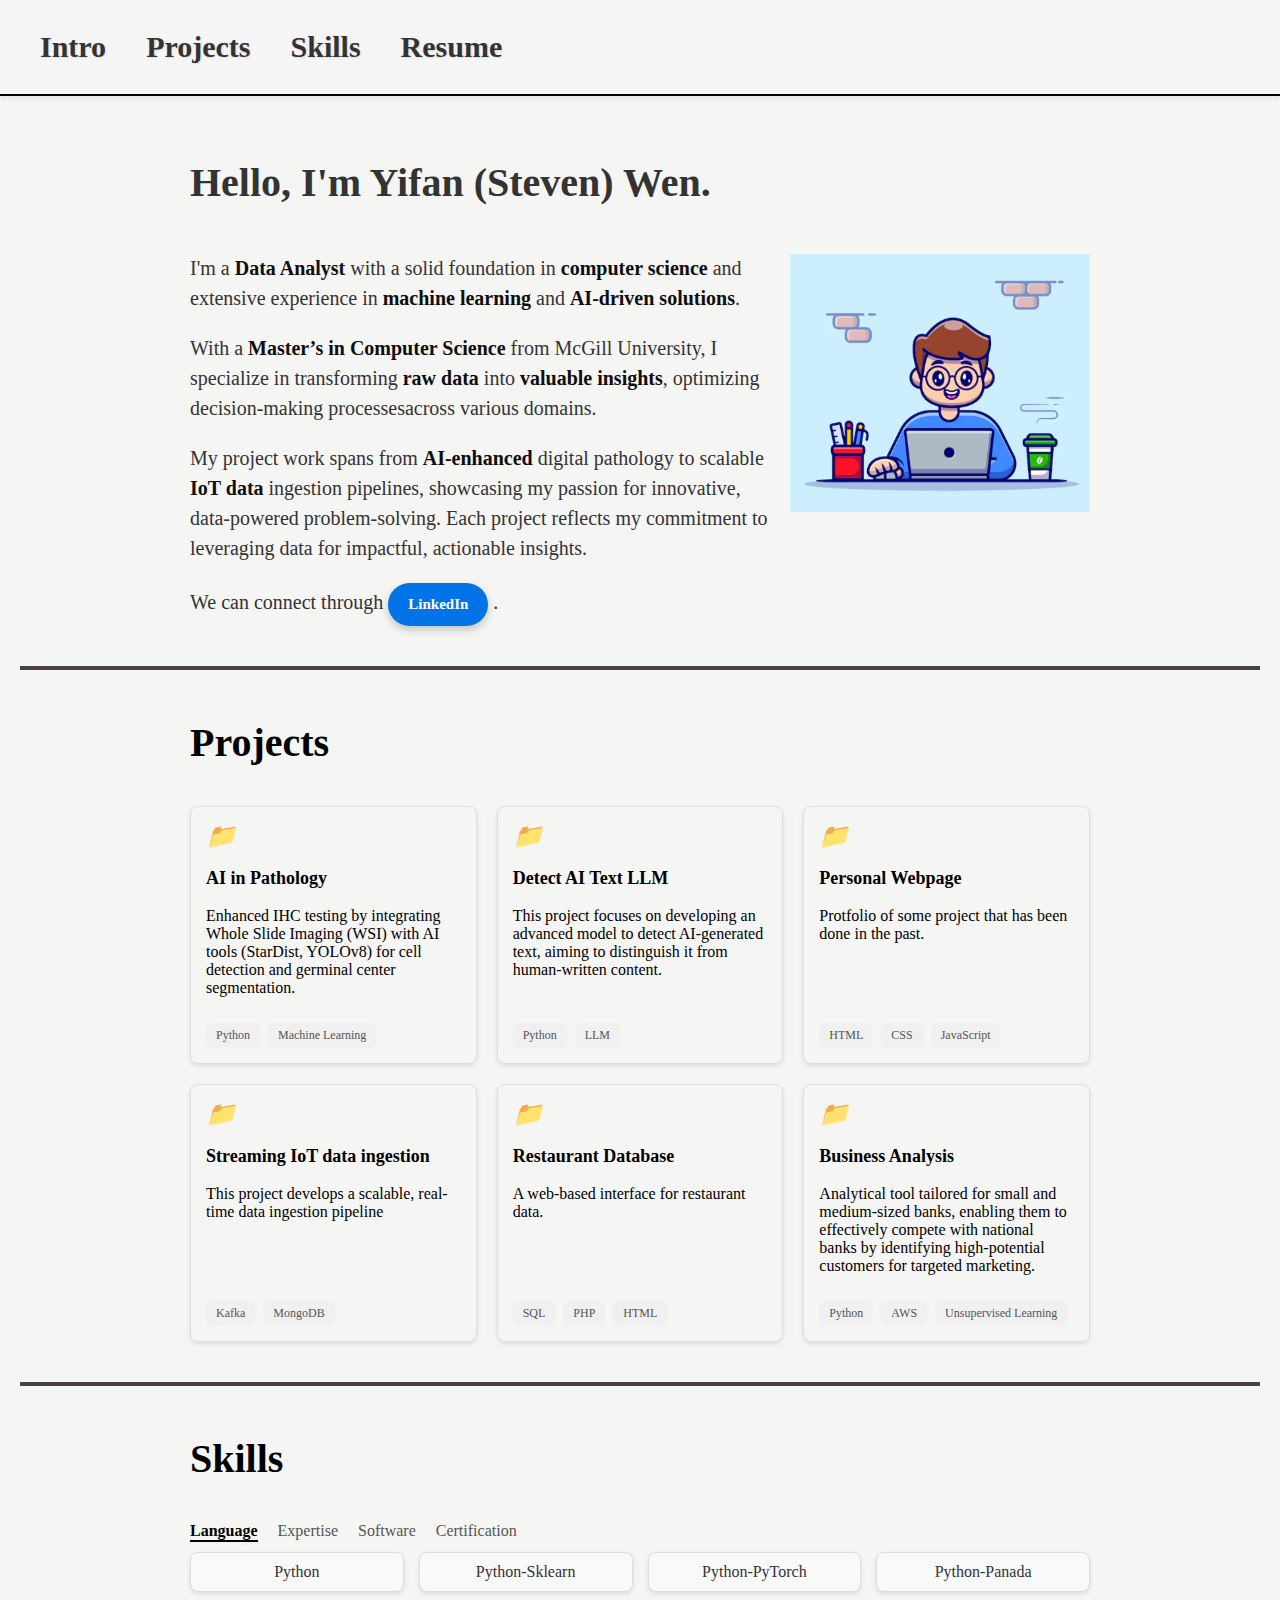
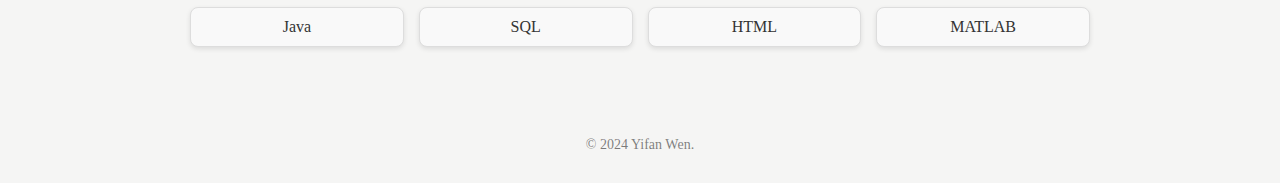
<file: index.html>
<!DOCTYPE html>
<html lang="en">
<head>
  <meta charset="UTF-8">
  <meta name="viewport" content="width=device-width, initial-scale=1.0">
  <title>Steven Wen</title>
  <link rel="stylesheet" href="style.css">
</head>

<body>
  <!-- Header Section -->
  <header class="header">
    <nav class="nav-menu">
      <ul class="menu">
        <li><a href="#intro">Intro</a></li>
        <li><a href="#projects">Projects</a></li>
        <li><a href="#skills">Skills</a></li>
        <li><a href="Project/Yifan_Wen.pdf" target="_blank">Resume</a></li>
      </ul>
    </nav>
  </header>


  <!-- Intro Section -->
  <section id="intro" class="intro">   
     <div class="intro_text">
      <h2>Hello, I'm Yifan (Steven) Wen.</h2>
      <p>
        I'm a <span class="highlight">Data Analyst</span> with a solid foundation in <span class="highlight">computer science</span> and extensive experience in <span class="highlight">machine learning</span> and <span class="highlight">AI-driven solutions</span>.  
      </p>
      <p>
        With a <span class="highlight">Master’s in Computer Science</span> from McGill University,  
        I specialize in transforming <span class="highlight">raw data</span> into <span class="highlight">valuable insights</span>, optimizing decision-making processesacross various domains.
      </p>
      <p> 
        My project work spans from <span class="highlight">AI-enhanced</span> digital pathology to scalable <span class="highlight">IoT data </span>ingestion pipelines, showcasing my passion for innovative, data-powered problem-solving. Each project reflects my commitment to leveraging data for impactful, actionable insights.
      </p>
      <p>We can connect through  
        <a href="https://www.linkedin.com/in/yifan-wen-94090a169/" target="_blank" class="chat-button">
        LinkedIn
        </a>
        .
      </p>      
    </div>
    <img src="PIC/testpic.png" alt="Person with laptop" class="person_pic"> 
  </section>

  
  <div class="divider-wrapper">
    <div class="divider"></div>
  </div>
  

  <!-- Project Section -->
  <section id="projects" class="projects">
    <h2>Projects</h2>
    <div class="project-container">
      <!-- Project Cards -->
      <div class="project-card" onclick="openPopup('popup1')">
        <i class="project-icon">📁</i>
        <h3>AI in Pathology</h3>
        <p>Enhanced IHC testing by integrating Whole Slide Imaging (WSI) with AI tools (StarDist, YOLOv8) for cell detection and germinal center segmentation.</p>
        <div class="project-tags">
            <span class="project-tag">Python</span>
            <span class="project-tag">Machine Learning</span>
        </div>
        
      </div>

      <div class="project-card" onclick="openPopup('popup2')">
        <i class="project-icon">📁</i>
        <h3>Detect AI Text LLM</h3>
        <p>This project focuses on developing an advanced model to detect AI-generated text, aiming to distinguish it from human-written content.</p>
        <div class="project-tags">
            <span class="project-tag">Python</span>
            <span class="project-tag">LLM</span>
        </div>
        
      </div>

      <div class="project-card" onclick="openPopup('popup3')">
        <i class="project-icon">📁</i>
        <h3>Personal Webpage</h3>
        <p>Protfolio of some project that has been done in the past.</p>
        <div class="project-tags">
            <span class="project-tag">HTML</span>
            <span class="project-tag">CSS</span>
            <span class="project-tag">JavaScript</span>
        </div>
      </div>

      <div class="project-card" onclick="openPopup('popup4')">
        <i class="project-icon">📁</i>
        <h3>Streaming IoT data ingestion</h3>
        <p>This project develops a scalable, real-time data ingestion pipeline </p>
        <div class="project-tags">
            <span class="project-tag">Kafka</span>
            <span class="project-tag">MongoDB</span>
        </div>
      </div>


      <div class="project-card" onclick="openPopup('popup5')">
        <i class="project-icon">📁</i>
        <h3>Restaurant Database</h3>
        <p>A web-based interface for restaurant data.</p>
        <div class="project-tags">
            <span class="project-tag">SQL</span>
            <span class="project-tag">PHP</span>
            <span class="project-tag">HTML</span>
        </div>
      </div>

      <div class="project-card" onclick="openPopup('popup6')">
        <i class="project-icon">📁</i>
        <h3>Business Analysis</h3>
        <p>Analytical tool tailored for small and medium-sized banks, enabling them to effectively compete with national banks by identifying high-potential customers for targeted marketing.</p>
        <div class="project-tags">
            <span class="project-tag">Python</span>
            <span class="project-tag">AWS</span>
            <span class="project-tag">Unsupervised Learning</span>
        </div>
      </div>
      
    </div>

    <!-- Popup Modals -->
    <div id="popup1" class="popup-modal">
      <div class="popup-content">
        <span class="close" onclick="closePopup('popup1')">&times;</span>
        <h3>AI in Pathology</h3>
        <img src="PIC/IHC_img.png" alt="Pathology" class="pro_pic">
        <p>Results showed significant improvements in reproducibility and reliability, setting new benchmarks for IHC quality. 
          Future work will expand these AI models for broader IHC markers and validation across institutions. </p>
          <p>For more <a href="https://docs.google.com/document/d/1x2lm20ZjMMtAb--pVggpJhscvjDhRAloaSd2iszGDXI/edit?usp=sharing" target="_blank">info</a>.</p>
      </div>
    </div>

    <div id="popup2" class="popup-modal">
      <div class="popup-content">
        <span class="close" onclick="closePopup('popup2')">&times;</span>
        <h3>Detect AI Text LLM</h3>
        <p>By building upon SeqXGPT, the model integrates RoBERTa and additional layers for enhanced feature extraction and contextual analysis. This approach achieved a high detection accuracy of 99.1%,</p>
        <p>More detail on this project: 
            <a href="Project/Detect-AI-Generated-Text-with-LLM.pdf" target="_blank">
                Report
            </a>
            and Git
            <a href="https://github.com/Stevenn2333/Detect-AI-Generated-Text-with-LLM" target="_blank">
                <img src="PIC/Git.png" alt="Github" class="inline-image">
            </a>
        </p>
      </div>
    </div>

    <div id="popup3" class="popup-modal">
        <div class="popup-content">
          <span class="close" onclick="closePopup('popup3')">&times;</span>
          <h3>You’re Already Here!</h3>
          <img src="PIC/Per_Webpage.png" alt="Pathology" class="pro_pic">
          <p>Explore, click around, and get a feel for my works!</p>
          <p>Source code: 
            <a href="https://github.com/Stevenn2333/PersonalWeb" target="_blank">
            <img src="PIC/Git.png" alt="Github" class="inline-image">
        </a></p>
        </div>
    </div>

    <div id="popup4" class="popup-modal">
        <div class="popup-content">
          <span class="close" onclick="closePopup('popup4')">&times;</span>
          <h3>Big data pipeline</h3>
          <img src="PIC/datapipeline.png" alt="Data_p" class="pro_pic">
            <p> Employed Apache NiFi and Apache Kafka to devise a data ingestion pipeline, transferring data
            from its origin to a designated output destination like a database or
            data lake, and a data management system using lakeFS.
            </p>
            <p>More detail on this project: 
                <a href="Project/Real-Time Ingestion of Big Data and Machine Learning.pdf" target="_blank">
                    Report
                </a>
                and 
                <a href="Project/QSC-Research-Poster.pdf" target="_blank">
                    Poster
                </a>
            </p>
        </div>
      </div>

    <div id="popup5" class="popup-modal">
      <div class="popup-content">
        <span class="close" onclick="closePopup('popup5')">&times;</span>
        <h3>Restaurant Data</h3>
        <img src="PIC/Res_Data.png" alt="Restaurant" class="pro_pic">
        <p>A full functional web-based project let user add order and other interactions with the database.</p>
        <p>Source code: 
          <a href="https://github.com/Stevenn2333/Restaurant-Database-Web?tab=readme-ov-file" target="_blank">
            <img src="PIC/Git.png" alt="Github" class="inline-image">
          </a>
        </p>
      </div>
    </div>

    <div id="popup6" class="popup-modal">
      <div class="popup-content">
        <span class="close" onclick="closePopup('popup6')">&times;</span>
        <h3>Kawartha Credit Union</h3>
        <img src="PIC/Bank.png" alt="bank" class="pro_pic">
        <p>To help small and medium-sized banks overcome budget constraints in marketing, the Marketing Success Identifier leverages K-means clustering for customer segmentation. By applying K-means clustering to customer data, this tool groups individuals with similar characteristics, highlighting segments with a high likelihood of subscribing to term deposits. </p>
        <p>Project Overview: 
          <a href="https://github.com/Stevenn2333/Kawartha-Credit-Union-Market-Unsupervised/blob/main/K%20Means%20Clustering%20-%20Assignment%20Group9%20-%20ModelMavens.ipynb" target="_blank">
            <img src="PIC/Git.png" alt="Github" class="inline-image">
          </a>
        </p>
      </div>
    </div>
    
    </div>

  </section>


  <div class="divider-wrapper">
    <div class="divider"></div>
  </div>

  <!-- Skills Section -->
  <section id='skills' class="skills">
    <h2>Skills</h2>
    <div class="skills-categories">
      <span class="category active" data-category="language">Language</span>
      <span class="category" data-category="expertise">Expertise</span>
      <span class="category" data-category="software">Software</span>
      <span class="category" data-category="certification">Certification</span>
    </div>

    <div class="skills-grid">
      <!-- Skill Boxes -->
      <div class="skill-box" data-category="certification" style="display: none;">
        AWS Cloud Practitioner
      </div>
      <div class="skill-box" data-category="software" style="display: none;">
        GitHub
      </div>
      <div class="skill-box" data-category="software" style="display: none;">
        VS Code
      </div>
      <div class="skill-box" data-category="software" style="display: none;">
        Linux
      </div>
      <div class="skill-box" data-category="software" style="display: none;">
        MATLAB
      </div>
      <div class="skill-box" data-category="software" style="display: none;">
        AWS
      </div>
      <div class="skill-box" data-category="language">
        Python
      </div>
      <div class="skill-box" data-category="language">
        Python-Sklearn
      </div>
      <div class="skill-box" data-category="language">
        Python-PyTorch
      </div>
      <div class="skill-box" data-category="language">
        Python-Panada
      </div>
      <div class="skill-box" data-category="language">
        Java
      </div>
      <div class="skill-box" data-category="language">
        SQL
      </div>
      <div class="skill-box" data-category="language">
        HTML
      </div>
      <div class="skill-box" data-category="language">
        MATLAB
      </div>
      <div class="skill-box" data-category="expertise" style="display: none;">
        Data Analysis
      </div>
      <div class="skill-box" data-category="expertise" style="display: none;">
        Machine Learning
      </div>
      <div class="skill-box" data-category="expertise" style="display: none;">
        Deep Learning
      </div>
      <div class="skill-box" data-category="expertise" style="display: none;">
        Problem Solving
      </div>
    </div>
  </section>

  <footer class="watermark-footer fixed">
    © 2024 Yifan Wen. 
  </footer>
  

  <!-- Back to Top Button -->
  <button id="backToTop" class="back-to-top">↑ Back to the Top</button>

  <!-- JavaScript -->
  <script src="functions.js"></script>
</body>
</html>
</file>
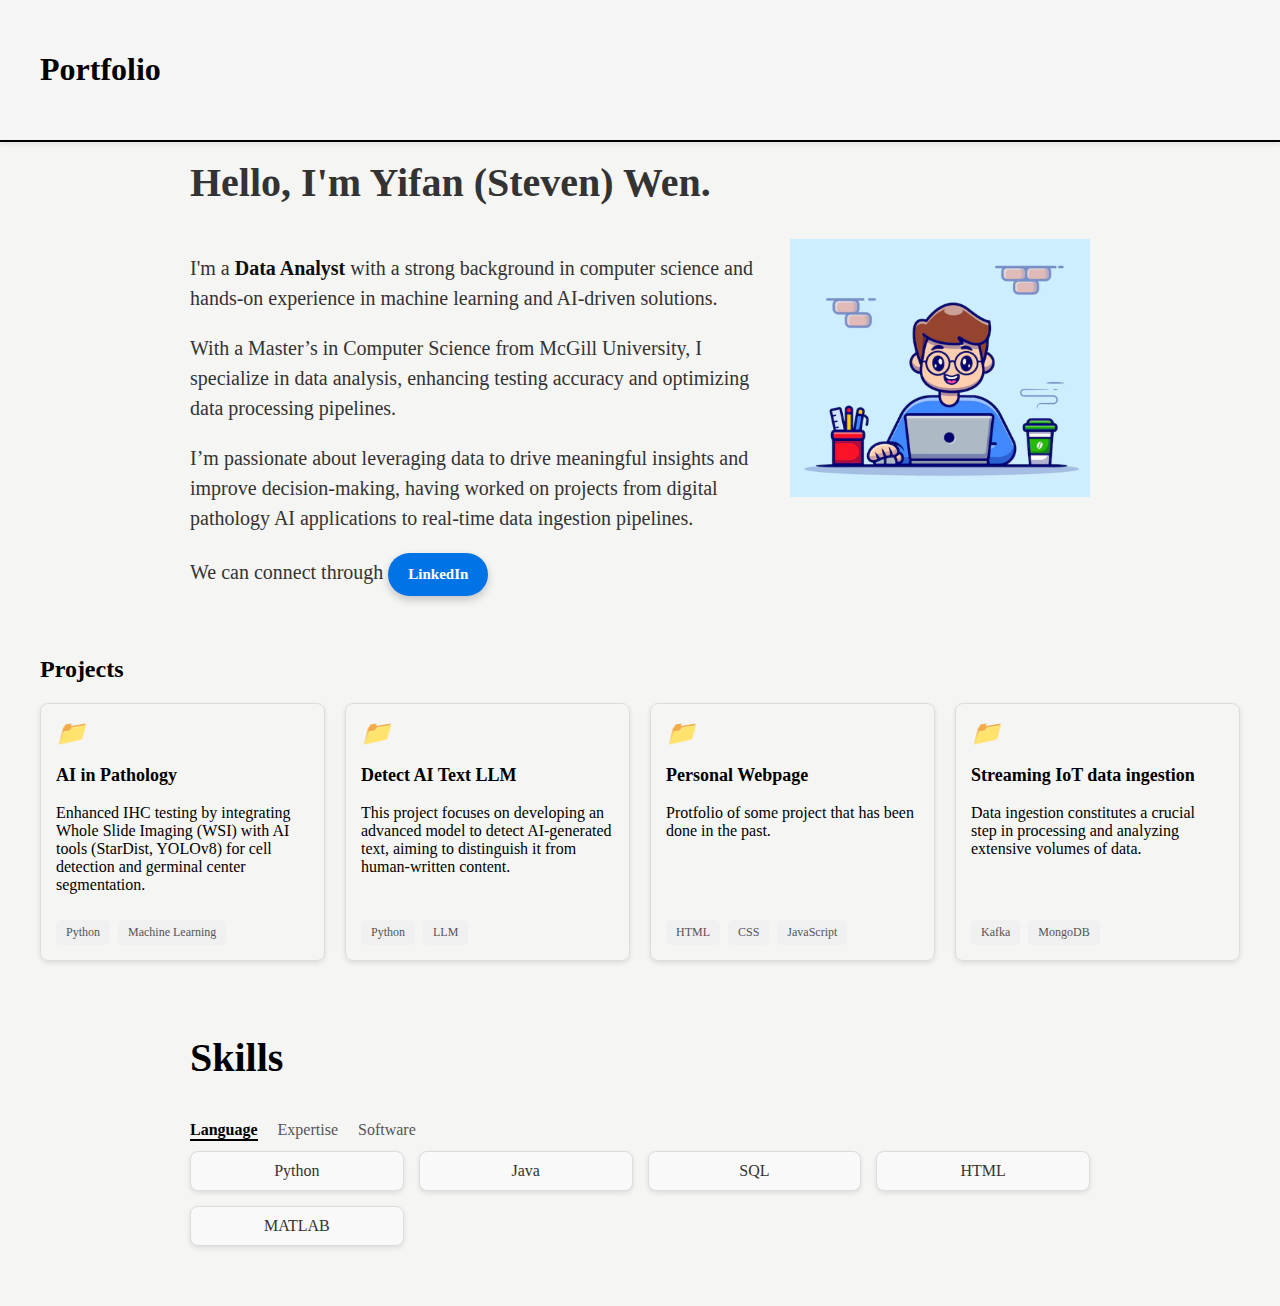
<file: MAIN.html>
<!DOCTYPE html>
<html lang="en">
<head>
  <meta charset="UTF-8">
  <meta name="viewport" content="width=device-width, initial-scale=1.0">
  <title>Portfolio</title>
  <link rel="stylesheet" href="style.css">
</head>

<body>
  <!-- Header Section -->
  <header class="header">
    <h1>Portfolio</h1>
  </header>

  <!-- Intro Section -->
  <section class="intro">    
    <div class="intro_text">
      <h2>Hello, I'm Yifan (Steven) Wen.</h2>
      <p>I'm a <span class="highlight">Data Analyst</span> with a strong background in computer science and hands-on experience in machine learning and AI-driven solutions.</p>
      <p>With a Master’s in Computer Science from McGill University, I specialize in data analysis, enhancing testing accuracy and optimizing data processing pipelines.</p>
      <p>I’m passionate about leveraging data to drive meaningful insights and improve decision-making, having worked on projects from digital pathology AI applications to real-time data ingestion pipelines.</p>
      <p>We can connect through  
        <a href="https://www.linkedin.com/in/yifan-wen-94090a169/" target="_blank" class="chat-button">
        LinkedIn
        </a> 
      </p>      
    </div>
    <img src="PIC/testpic.png" alt="Person with laptop" class="person_pic">
  </section>

  <!-- Project Section -->
  <section class="project">
    <h2>Projects</h2>
    <div class="project-container">
      <!-- Project Cards -->
      <div class="project-card" onclick="openPopup('popup1')">
        <i class="project-icon">📁</i>
        <h3>AI in Pathology</h3>
        <p>Enhanced IHC testing by integrating Whole Slide Imaging (WSI) with AI tools (StarDist, YOLOv8) for cell detection and germinal center segmentation.</p>
        <div class="project-tags">
            <span class="project-tag">Python</span>
            <span class="project-tag">Machine Learning</span>
        </div>
        
      </div>

      <div class="project-card" onclick="openPopup('popup2')">
        <i class="project-icon">📁</i>
        <h3>Detect AI Text LLM</h3>
        <p>This project focuses on developing an advanced model to detect AI-generated text, aiming to distinguish it from human-written content.</p>
        <div class="project-tags">
            <span class="project-tag">Python</span>
            <span class="project-tag">LLM</span>
        </div>
        
      </div>

      <div class="project-card" onclick="openPopup('popup3')">
        <i class="project-icon">📁</i>
        <h3>Personal Webpage</h3>
        <p>Protfolio of some project that has been done in the past.</p>
        <div class="project-tags">
            <span class="project-tag">HTML</span>
            <span class="project-tag">CSS</span>
            <span class="project-tag">JavaScript</span>
        </div>
      </div>

      <div class="project-card" onclick="openPopup('popup4')">
        <i class="project-icon">📁</i>
        <h3>Streaming IoT data ingestion</h3>
        <p>Data ingestion constitutes a crucial step in processing
            and analyzing extensive volumes of data. </p>
        <div class="project-tags">
            <span class="project-tag">Kafka</span>
            <span class="project-tag">MongoDB</span>
        </div>
      </div>
      
    </div>

    <!-- Popup Modals -->
    <div id="popup1" class="popup-modal">
      <div class="popup-content">
        <span class="close" onclick="closePopup('popup1')">&times;</span>
        <h3>AI in Pathology</h3>
        <img src="PIC/IHC_img.png" alt="Pathology" class="IHC_pic">
        <p>Results showed significant improvements in reproducibility and reliability, setting new benchmarks for IHC quality. Future work will expand these AI models for broader IHC markers and validation across institutions. For more <a href="https://docs.google.com/document/d/1x2lm20ZjMMtAb--pVggpJhscvjDhRAloaSd2iszGDXI/edit?usp=sharing" target="_blank">info</a>.</p>
      </div>
    </div>

    <div id="popup2" class="popup-modal">
      <div class="popup-content">
        <span class="close" onclick="closePopup('popup2')">&times;</span>
        <h3>Detect AI Text LLM</h3>
        <p>By building upon SeqXGPT, the model integrates RoBERTa and additional layers for enhanced feature extraction and contextual analysis. This approach achieved a high detection accuracy of 99.1%,</p>
        <p>More detail on this project: 
            <a href="Project/Detect-AI-Generated-Text-with-LLM.pdf" target="_blank">
                Report
            </a>
            and Git
            <a href="https://github.com/Stevenn2333/Detect-AI-Generated-Text-with-LLM" target="_blank">
                <img src="PIC/Git.png" alt="Github" class="inline-image">
            </a>
        </p>
      </div>
    </div>

    <div id="popup3" class="popup-modal">
        <div class="popup-content">
          <span class="close" onclick="closePopup('popup3')">&times;</span>
          <h3>You’re Already Here!</h3>
          <img src="PIC/Per_Webpage.png" alt="Pathology" class="web_pic">
          <p>Explore, click around, and get a feel for my works!</p>
          <p>Source code: 
            <a href="https://github.com/Stevenn2333/PersonalWeb" target="_blank">
            <img src="PIC/Git.png" alt="Github" class="inline-image">
        </a></p>
        </div>
    </div>

    <div id="popup4" class="popup-modal">
        <div class="popup-content">
          <span class="close" onclick="closePopup('popup4')">&times;</span>
          <h3>Big data pipeline</h3>
            <p> Employed Apache NiFi and Apache Kafka to devise a data ingestion pipeline, transferring data
            from its origin to a designated output destination like a database or
            data lake, and a data management system using lakeFS.
            </p>
            <p>More detail on this project: 
                <a href="Project/Real-Time Ingestion of Big Data and Machine Learning.pdf" target="_blank">
                    Report
                </a>
                and 
                <a href="Project/QSC-Research-Poster.pdf" target="_blank">
                    Poster
                </a>
            </p>
        </div>
    </div>





  </section>

  <!-- Skills Section -->
  <section class="skills">
    <h2>Skills</h2>
    <div class="skills-categories">
      <span class="category active" data-category="language">Language</span>
      <span class="category" data-category="expertise">Expertise</span>
      <span class="category" data-category="software">Software</span>
    </div>

    <div class="skills-grid">
      <!-- Skill Boxes -->
      <div class="skill-box" data-category="software" style="display: none;">
        Figma
      </div>
      <div class="skill-box" data-category="software" style="display: none;">
        Webflow
      </div>
      <div class="skill-box" data-category="language">
        Python
      </div>
      <div class="skill-box" data-category="language">
        Java
      </div>
      <div class="skill-box" data-category="language">
        SQL
      </div>
      <div class="skill-box" data-category="language">
        HTML
      </div>
      <div class="skill-box" data-category="language">
        MATLAB
      </div>
      <div class="skill-box" data-category="expertise" style="display: none;">
        <i class="icon">🔍</i> Data Analysis
      </div>
      <div class="skill-box" data-category="expertise" style="display: none;">
        <i class="icon">📈</i> Machine Learning
      </div>
      <div class="skill-box" data-category="expertise" style="display: none;">
        <i class="icon">🧩</i> Problem Solving
      </div>
    </div>
  </section>

  <!-- JavaScript -->
  <script src="functions.js"></script>
</body>
</html>
</file>
<file: style.css>
/* Header Styling */
.header {
  position: absolute; 
  width: 100%; /* Full viewport width to prevent overflow */
  top: 0; 
  left: 0; 
  background-color: #f5f5f5; 
  border-bottom: 2px solid #000; 
  padding: 30px 40px; 
  box-shadow: 0 2px 5px rgba(58, 50, 50, 0.1);
  box-sizing: border-box; /* Includes padding within the width */
  overflow-x: hidden; /* Prevents any horizontal scroll within the header */
}

/* Navigation Menu */
.nav-menu {
  display: flex;
  align-items: center;
  padding: 0;
}

/* Menu Items */
.menu {
  display: flex;
  gap: 40px; 
  list-style-type: none;
  margin: 0;
  padding: 0;
}

.menu li a {
  text-decoration: none;
  color: #333;
  font-size: 30px;
  font-weight: 600;
  text-shadow: 1px 1px 2px rgba(0, 0, 0, 0.1);
  transition: color 0.3s ease, text-shadow 0.3s ease;
}

.menu li a:hover {
  color: #f5f5f4;
  text-shadow: 2px 2px 5px rgba(0, 0, 0, 0.3);
}



/* General body styling */
body {
  display: flex;
  flex-direction: column; 
  align-items: center;
  margin: 0;
  padding: 20px;
  box-sizing: border-box;
  background-color: #f5f5f4;
  padding-top: 100px;
}

/* Section Container Styling */
section {
  width: 100%;
  max-width: 1200px; 
  margin-bottom: 20px;

}

/* Intro Section */
.intro {
  display: flex;
  align-items: center;
  gap: 20px;
  max-width: 900px; 
  margin: 0 auto; 
  padding: 20px;
  text-align: left;
  
}

.intro_text {
  flex: 1; 
  font-size: 20px;
  line-height: 1.5;
  color: #333;
}

.intro h2 {
  font-size: 40px;
  margin-bottom: 40px;
}

.intro_text p {
  margin-bottom: 20px; 
}

.highlight {
  color: #0e0e0e;
  font-weight: bold;
}

.person_pic {
  width: 300px; 
  height: auto;          
}

/* Chat Button */
.chat-button {
  padding: 10px 20px;
  background-color: #0073e6;
  color: #fff;
  font-size: 15px;
  font-weight: bold;
  text-decoration: none;
  border: none;
  border-radius: 25px;
  cursor: pointer;
  box-shadow: 0 4px 8px rgba(0, 0, 0, 0.2);
  transition: background-color 0.3s ease;
  display: inline-flex;
  align-items: center;
  justify-content: center;
}

/* Project Section */
.projects {
  max-width: 900px;
  padding: 20px;
}

.projects h2 {
  font-size: 40px;
  margin-bottom: 40px;
}

.project-container {
  display: grid;
  grid-template-columns: repeat(auto-fit, minmax(250px, 1fr)); 
  gap: 20px;
}

/* Project Card */
.project-card {
  position: relative;
  border: 1px solid #ddd;
  border-radius: 8px;
  padding: 15px;
  padding-bottom: 50px; /* Leaves space at the bottom for tags */
  box-shadow: 0 2px 5px rgba(0, 0, 0, 0.1);
  transition: transform 0.2s ease;
  cursor: pointer;
  display: flex;
  cursor: pointer;  
  flex-direction: column;
}
.project-card h3 {
  margin-bottom: 2px; 
  font-size: 18px; 
  font-weight: bold;
}
.project-card:hover {
  transform: scale(1.05);
}

.project-icon {
  font-size: 24px;
  margin-right: 8px;
}


/* Tags Container Positioned at the Bottom */
.project-tags {
  position: absolute;
  bottom: 15px;
  left: 15px;
  display: flex;
  gap: 8px;
}

/* Individual Tag Styling */
.project-tag {
  background-color: #f0f0f0;
  padding: 5px 10px;
  font-size: 12px;
  color: #555;
  border-radius: 5px;
}


/* Popup Modal */
.popup-modal {
  display: none;
  position: fixed;
  top: 0;
  left: 0;
  width: 100%;
  height: 100%;
  background-color: rgba(0, 0, 0, 0.5);
  justify-content: center;
  align-items: center;
  z-index: 999;
}

.popup-content {
  background-color: #fff;
  padding: 30px 20px;
  border-radius: 8px;
  width: 80%;
  max-width: 900px;
  box-shadow: 0 5px 10px rgba(0, 0, 0, 0.3);
  text-align: center;
  position: relative;
  font-size: 20px;
}

.popup-content img {
  width: 100%;
  max-width: 500px; 
  height: auto; 
  margin-top: 10px;
  border-radius: 8px;
  transition: transform 0.3s ease; 
  cursor: pointer;
}

.popup-content .pro_pic.zoomed {
  transform: scale(2.5); 
  z-index: 10; 
}


.popup-content img.inline-image {
  width: 2em; 
  height: auto; 
  vertical-align: middle; 
  margin: 0 5px; 
  border: none;
}
.popup-content .close {
  position: absolute;
  top: 15px;
  right: 20px;
  font-size: 24px;
  color: #666;
  cursor: pointer;
  font-weight: bold;
}

/* Skills Section */
.skills {
  max-width: 900px;
  padding: 20px;
}

.skills h2 {
  font-size: 40px;
  margin-bottom: 40px;
}

.skills-categories {
  display: flex;
  gap: 20px;
  font-size: 16px;
  margin-bottom: 10px;
}

.category {
  cursor: pointer;
  color: #555;
}

.category.active {
  font-weight: bold;
  color: #000;
  border-bottom: 2px solid #000;
}

.skills-grid {
  display: grid;
  gap: 15px;
  grid-template-columns: repeat(auto-fit, minmax(200px, 1fr)); 
}

.skill-box {
  max-width: 250px;
  padding: 10px 20px;
  border: 1px solid #ddd;
  border-radius: 8px;
  background-color: #f9f9f9;
  box-shadow: 0 2px 5px rgba(0, 0, 0, 0.1);
  font-size: 16px;
  color: #333;
  text-align: center;
}

.back-to-top {
  --offset: 50px;

  position: fixed; 
  bottom: 20px; 
  right: 20px; 
  
  text-decoration: none;
  padding: 20px 25px;
  font-family: sans-serif;
  color: #000000;
  background: #fdf7f7;
  border-radius: 100px;
  white-space: nowrap;
  font-size: 15px;
  cursor: pointer;
  box-shadow: 0 2px 5px rgba(0, 0, 0, 0.2);
  display: none; 
  transition: opacity 0.3s ease;
}

/* Show the button when it’s visible */
.back-to-top.show {
  display: block;
}


.divider-wrapper {
  position: relative;
  width: 100%;
}

.divider {
  position: absolute;
  width: 100%;
  height: 4px;
  background: #4a4242;
  top: 0;
}


.watermark-footer {
  width: 100%; 
  text-align: center; 
  padding: 10px 0; 
  font-size: 14px;
  color: rgba(0, 0, 0, 0.5); 
  position: relative;
  margin-top: 40px; 
}
</file>
